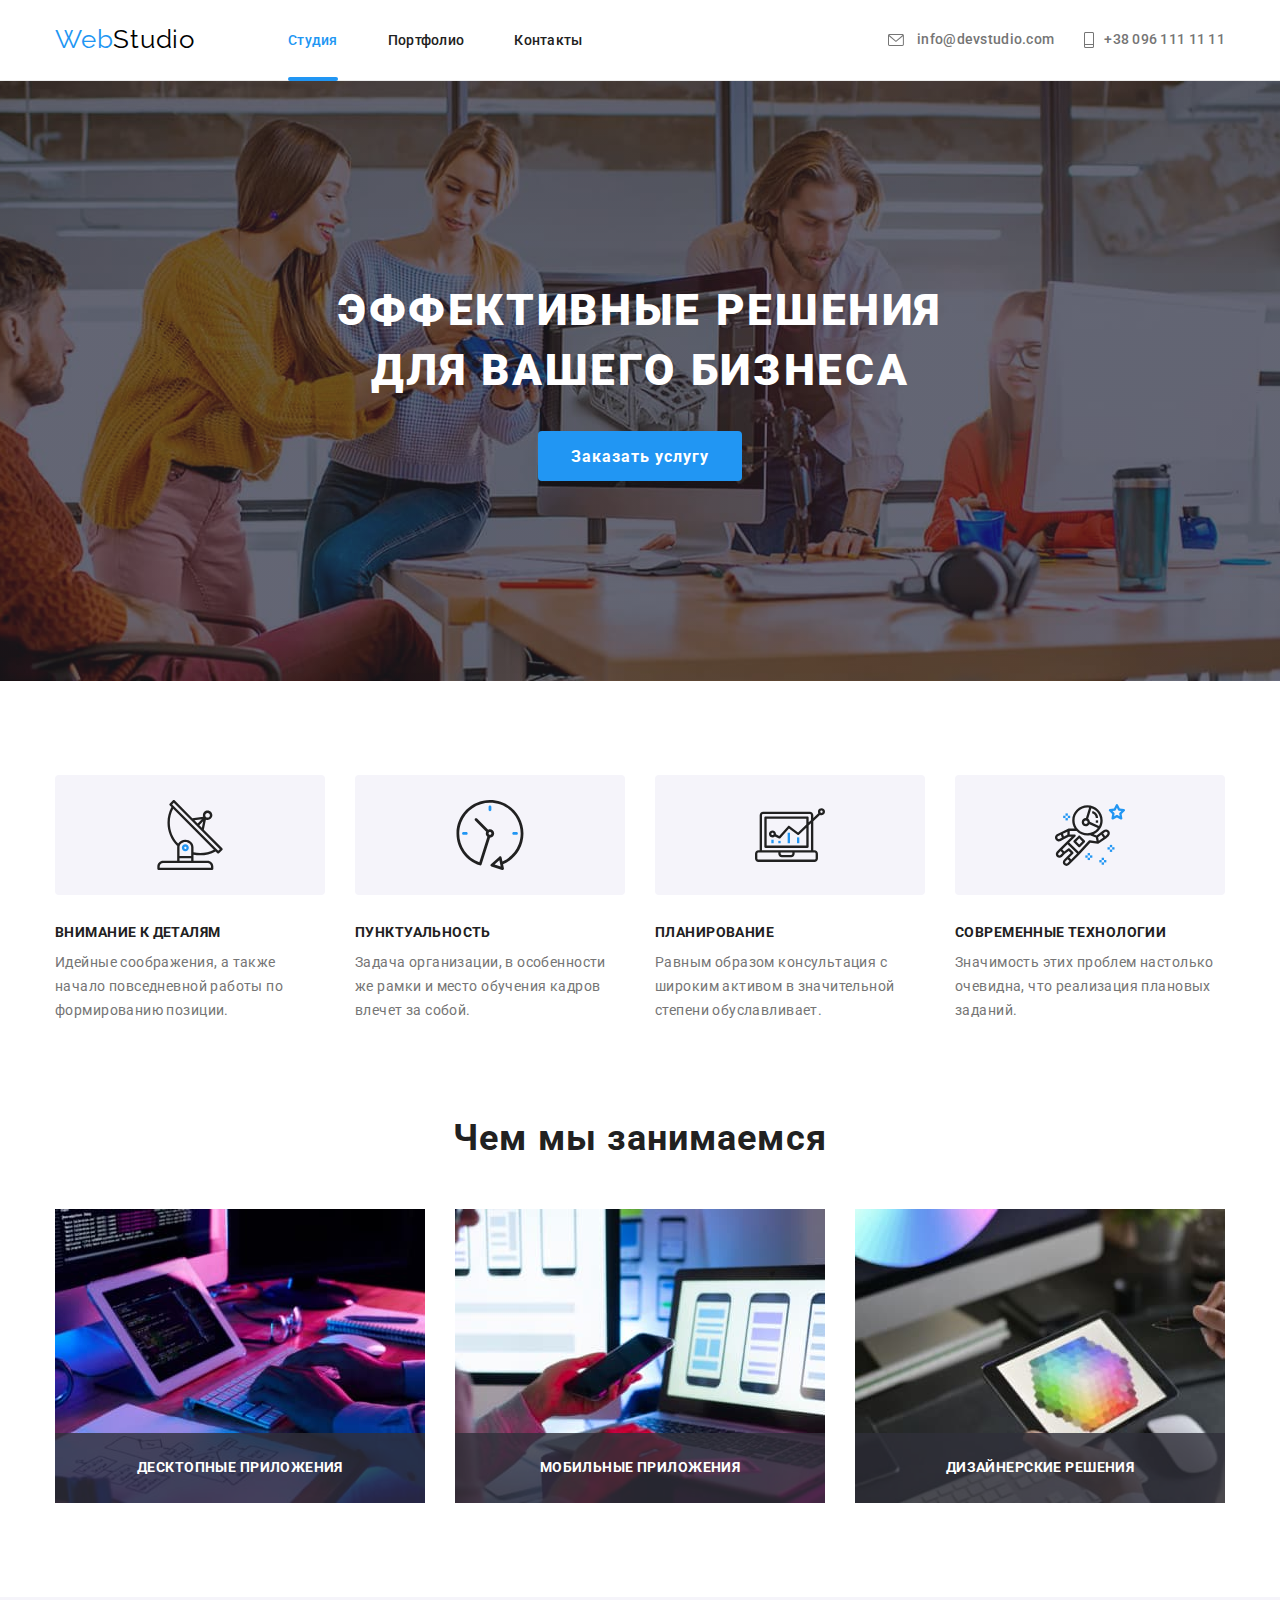
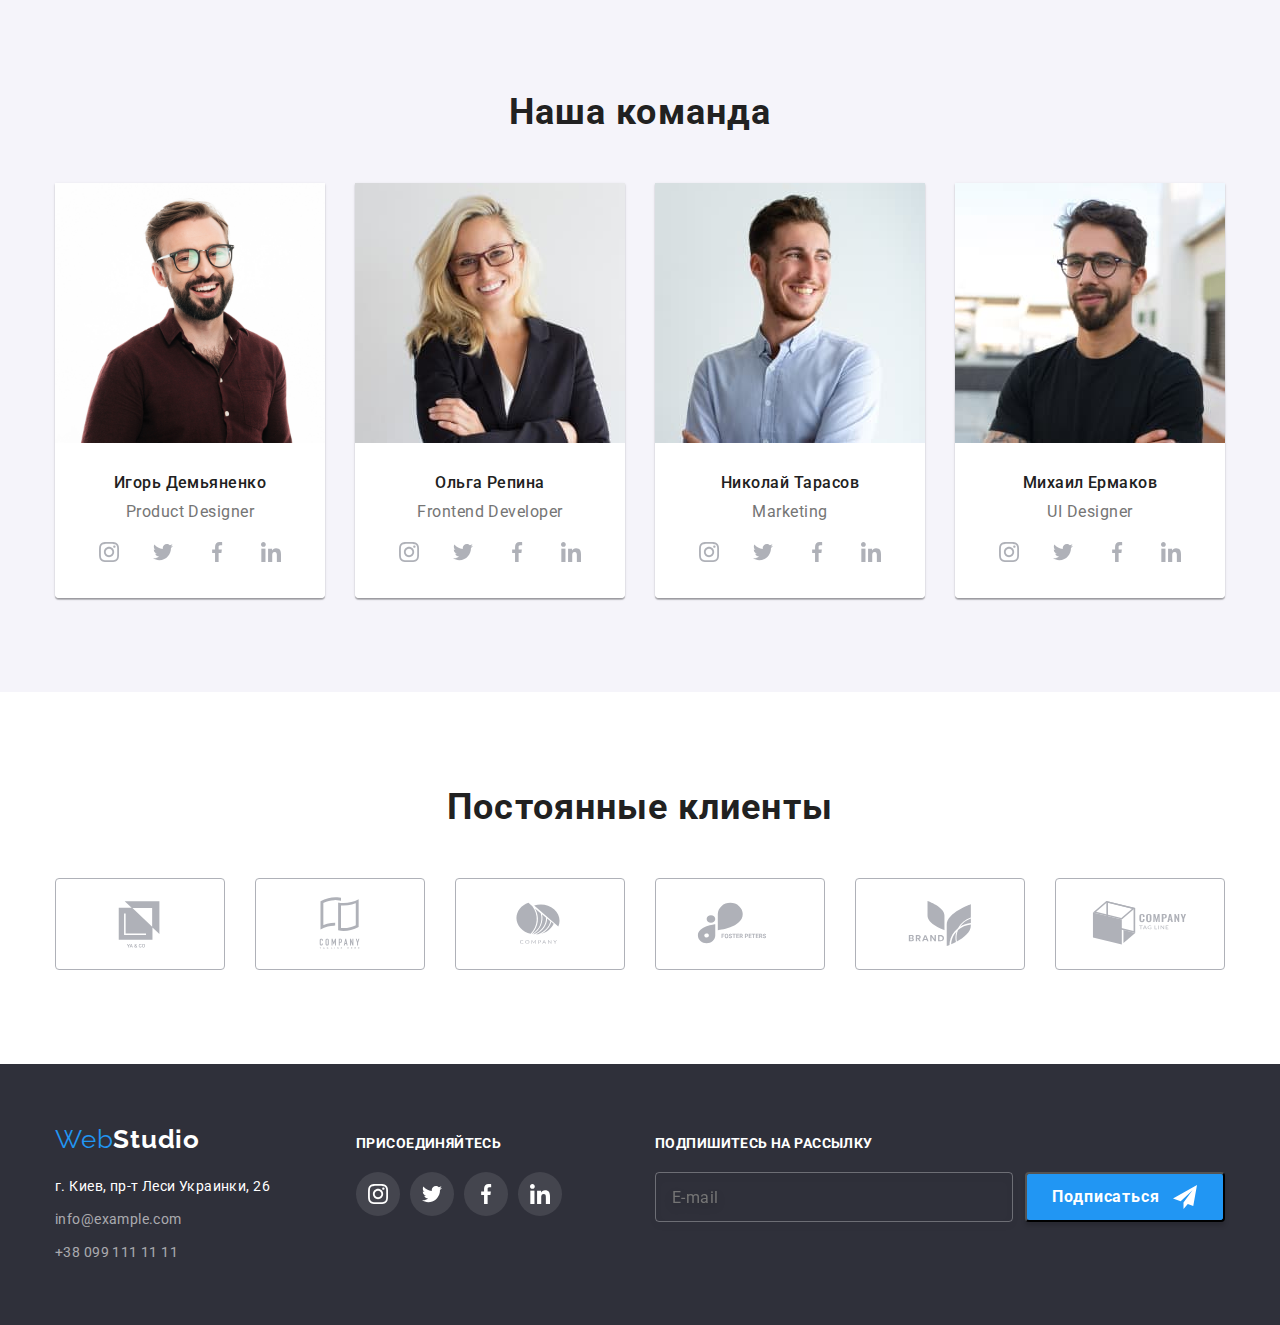
<file: index.html>
<!DOCTYPE html>
<html lang="ru">

<head>
    <meta charset="UTF-8">
    <meta http-equiv="X-UA-Compatible" content="IE=edge">
    <meta name="viewport" content="width=device-width, initial-scale=1.0">
    <title>Studio</title>   
    <link rel="preconnect" href="https://fonts.googleapis.com">
    <link rel="preconnect" href="https://fonts.gstatic.com" crossorigin>
    <link
        href="https://fonts.googleapis.com/css2?family=Raleway:wght@700&family=Roboto:wght@400;500;700;900&display=swap"
        rel="stylesheet">
        <link rel="stylesheet" href="https://cdnjs.cloudflare.com/ajax/libs/modern-normalize/1.1.0/modern-normalize.min.css">
        <link rel="stylesheet" href="./css/main.min.css">
</head>

<body>
<!-----------------Шапка с элементами навигации-------------->
    <header class="header">
        <nav class="container">
            <a href="./index.html" class="header__logo-web link">Web<span
                class="header__logo-studio">Studio</span></a>                
                   <button type="button" class="mob-menu-open"><svg class="mob-open-icon" width="40" height="40">
                        <use href="./images/icons/symbol-defs.svg#icon-menu_40px">
                        </use>
                </svg></button> 
                
                <ul class="nav-menu list">
                <li class="nav-menu__item">
                    <a href="./index.html" class="nav-menu__link link current">Студия</a>
                </li>
                <li class="nav-menu__item">
                    <a href="./portfolio.html" class="nav-menu__link link">Портфолио</a>
                </li>
                <li class="nav-menu__item">
                    <a href="" class="nav-menu__link link">Контакты</a>
                </li>
            </ul>
    
            <div class="header-contacts">
                
                <a href="mailto:info@devstudio.com" class="header-contacts__mail link">
                    <svg class="header-contacts__mail-icon">
                        <use href="./images/icons/symbol-defs.svg#icon-envelope">
                        </use>
                    </svg>
                    info@devstudio.com
                </a>
    
                <a href="tel:+380961111111" class="header-contacts__phone link">
                    <svg class="header-contacts__phone-icon">
                        <use href="./images/icons/symbol-defs.svg#icon-phone-header">
                        </use>
                    </svg>+38 096 111 11 11
                </a>
            </div>
        </nav>
        
        <div class="mob-menu is-hidden">
            <div class="mob-container">
                <div class="mob-menu-top">
            <button type="button" class="mob-menu-close"><svg class="mob-close-icon" width="40" height="40">
                        <use href="./images/icons/symbol-defs.svg#icon-close_40px">
                        </use>
                </svg></button>
            <ul class="mob-nav-menu list">
                <li class="mob-nav-menu__item">
                    <a href="./index.html" class="mob-nav-menu__link link current">Студия</a>
                </li>
                <li class="mob-nav-menu__item">
                    <a href="./portfolio.html" class="mob-nav-menu__link link">Портфолио</a>
                </li>
                <li class="mob-nav-menu__item">
                    <a href="" class="mob-nav-menu__link link">Контакты</a>
                </li>
            </ul>
            </div>
            <div class="mob-menu-bottom">
            <div class="mob-header-contacts">            
                <a href="tel:+380961111111" class="mob-header-contacts__phone link">
                    +38 096 111 11 11</a>
                <a href="mailto:info@devstudio.com" class="mob-header-contacts__mail link">
                    info@devstudio.com</a>
            </div>
            <ul class="mob-soc-menu-list list">
                <li class="mob-soc-item__item">
                    <a href="" class="mob-soc-menu__link link">Instagram</a></li>
                <li class="mob-soc-item__item">
                    <a href="" class="mob-soc-menu__link link">Twitter</a></li>
                <li class="mob-soc-item__item">
                    <a href="" class="mob-soc-menu__link link">Facebook</a></li>
                <li class="mob-soc-item__item">
                    <a href="" class="mob-soc-menu__link link">LinkedIn</a></li>
                </ul> 
            </div>   
        </div>
        </div>
    </header>
    <main>
<!-----------------Герой---------------------------------------------------------------->
            <section class="hero">
            <h1 class="hero__title">Эффективные решения <br>для вашего бизнеса</h1>
            
            <button class="hero__button" type="button" data-modal-open>Заказать услугу</button>
            
        </section>

<!---------------Секция "особенности"--------------------------------------------------->
        <section class="features">
            <div class="container">
                <h2 class="features__title"></h2>
                <ul class="features-menu list">
                    <li class="features-menu__item">
                        <div class="each-feature">
                            <div class="feature">
                                <svg class="feature__icon" width="70" height="70">
                                    <use href="./images/icons/symbol-defs.svg#icon-antenna-1">
                                    </use>
                                </svg>
                            </div>
                            <h3 class="each-feature__title">Внимание к деталям</h3>
                            <p class="each-feature__item">Идейные соображения, а также начало повседневной работы по формированию
                            позиции.</p>
                        </div>
                    </li>
                    <li class="features-menu__item">
                        <div class="each-feature">
                            <div class="feature">                            
                                <svg class="feature__icon" width="70" height="70">
                                    <use href="./images/icons/symbol-defs.svg#icon-clock-1">
                                    </use>
                                </svg>
                            </div>
                            <h3 class="each-feature__title">Пунктуальность</h3>
                            <p class="each-feature__item">Задача организации, в особенности же рамки и место обучения кадров влечет
                            за собой.</p>
                        </div>
                    </li>
                    <li class="features-menu__item">
                        <div class="each-feature">
                            <div class="feature">
                                <svg class="feature__icon" width="70" height="70">
                                    <use href="./images/icons/symbol-defs.svg#icon-diagram-1">
                                    </use>
                                </svg>
                            </div>
                            <h3 class="each-feature__title">Планирование</h3>
                            <p class="each-feature__item">Равным образом консультация с широким активом в значительной степени
                            обуславливает.</p>
                        </div>
                    </li>
                    <li class="features-menu__item">
                        <div class="each-feature">
                            <div class="feature">
                                <svg class="feature__icon" width="70" height="70">
                                    <use href="./images/icons/symbol-defs.svg#icon-astronaut-1">
                                    </use>
                                </svg>
                            </div>
                            <h3 class="each-feature__title">Современные технологии</h3>
                            <p class="each-feature__item">Значимость этих проблем настолько очевидна, что реализация плановых
                            заданий.</p>
                        </div>
                    </li>
                </ul>
            </div>
        </section>
<!----------------Чем мы занимаемся--------------------->
        <section class="what-are-we-doing">        
            <div class="container">
                <h2 class="what-are-we-doing-title">Чем мы занимаемся</h2>
                <ul class="what-are-we-doing-list list">
                    <li class="item">
                        <div class="what-are-we-doing-wrap"
                            <picture>
                        <source srcset="
                    ./images/what-are-we-doing/box-1.jpg            1x,
                    ./images/what-are-we-doing/box-1-desktop-2x.jpg 2x"
                    media="(min-width: 1200px)"
                    />                    
                    <img class="what-are-we-doing-image" 
                    src="./images/what-are-we-doing/box-1.jpg" 
                    alt="руки на клавиатуре"/>
                    </picture>
                        
                        <p class="what-are-we-doing-sign">Десктопные приложения</p>
                        </div>
                    </li>
                    <li class="item">
                        <div class="what-are-we-doing-wrap">
                            <picture>
                        <source srcset="
                    ./images/what-are-we-doing/box-2.jpg            1x,
                    ./images/what-are-we-doing/box-2-desktop-2x.jpg 2x"
                    media="(min-width: 1200px)"
                    />                    
                    <img class="what-are-we-doing-image" 
                    src="./images/what-are-we-doing/box-2.jpg" 
                    alt="ноутбук и смартфон"/>
                    </picture>
                        
                        <p class="what-are-we-doing-sign">Мобильные приложения</p>
                        </div>
                    </li>
                    <li class="item">
                        <div class="what-are-we-doing-wrap">
                            <picture>
                        <source srcset="
                    ./images/what-are-we-doing/box-3.jpg            1x,
                    ./images/what-are-we-doing/box-3-desktop-2x.jpg 2x"
                    media="(min-width: 1200px)"
                    />                    
                    <img class="what-are-we-doing-image" 
                    src="./images/what-are-we-doing/box-3.jpg" 
                    alt="цветовая палитра на планшете"/>
                    </picture>
                        
                        <p class="what-are-we-doing-sign">Дизайнерские решения</p>
                        </div>
                    </li>
                </ul>
            </div>
        </section>
            
<!------------------Наша команда---------------------->
        
        <section class="our-team">
            <div class="container">
                <h2 class="our-team-title">Наша команда</h2>
                <ul class="our-team-list list">
                <li class="item">
                    <picture>
                        <source srcset="
                    ./images/our-team/ihor.jpg 1x,
                    ./images/our-team/ihor-desktop-2x.jpg 2x"
                    media="(min-width: 1200px)"
                    />
                    <source srcset="
                    ./images/our-team/ihor-tab-1x.jpg 1x,
                    ./images/our-team/ihor-tab-2x.jpg 2x"
                    media="(min-width: 768px)"
                    />
                    <source srcset="
                    ./images/our-team/ihor-mob-1x.jpg 1x,
                    ./images/our-team/ihor-mob-2x.jpg 2x"
                    media="(min-width: 320px)"
                    />
                    <img 
                    class="team-image" 
                    src="./images/our-team/ihor-mob-1x.jpg" 
                    alt="Мужчина в очках и рубашке"/>
                    </picture>                       
                    
                    <div class="our-team-sign">
                        <h3 class="our-team-name">Игорь Демьяненко</h3>
                        <p class="our-team-spec">Product Designer</p>
                        <ul class="team-spec-soc-list list">
                            <li class="team-spec-soc-item">
                                <a href="" class="team-spec-soc-link link">
                                    <svg class="team-spec-soc-icon" width="20" height="20">
                                        <use href="./images/icons/symbol-defs.svg#icon-instagram-2">
                                        </use>
                                    </svg>
                                </a>
                            </li>
                            <li class="team-spec-soc-item">
                                <a href="" class="team-spec-soc-link link">
                                    <svg class="team-spec-soc-icon" width="20" height="20">
                                        <use href="./images/icons/symbol-defs.svg#icon-twitter-1">                                    
                                        </use>
                                    </svg>
                                </a>
                            </li>
                            <li class="team-spec-soc-item">
                                <a href="" class="team-spec-soc-link link">
                                    <svg class="team-spec-soc-icon" width="20" height="20">
                                        <use href="./images/icons/symbol-defs.svg#icon-facebook-1">
                                        </use>
                                    </svg>
                                </a>
                            </li>
                            <li class="team-spec-soc-item">
                                <a href="" class="team-spec-soc-link link">
                                    <svg class="team-spec-soc-icon" width="20" height="20">
                                        <use href="./images/icons/symbol-defs.svg#icon-linkedin-1">
                                        </use>
                                    </svg>
                                </a>
                            </li>
                        </ul>
                    </div>
                </li>
                <li class="item">
                    <picture>
                        <source srcset="
                    ./images/our-team/olha.jpg 1x,
                    ./images/our-team/olha-desktop-2x.jpg 2x"
                    media="(min-width: 1200px)"
                    />
                    <source srcset="
                    ./images/our-team/olha-tab-1x.jpg 1x,
                    ./images/our-team/olha-tab-2x.jpg 2x"
                    media="(min-width: 768px)"
                    />
                    <source srcset="
                    ./images/our-team/olha-mob-1x.jpg 1x,
                    ./images/our-team/olha-mob-2x.jpg 2x"
                    media="(min-width: 320px)"
                    />
                    <img class="team-image" 
                    src="./images/our-team/olha-mob-1x.jpg" 
                    alt="Белокурая девушка в очках и костюме"/>
                    </picture>
                    
                    <div class="our-team-sign">
                        <h3 class="our-team-name">Ольга Репина</h3>
                        <p class="our-team-spec">Frontend Developer</p>
                        <ul class="team-spec-soc-list list">
                            <li class="team-spec-soc-item">
                                <a href="" class="team-spec-soc-link link">
                                    <svg class="team-spec-soc-icon" width="20" height="20">
                                        <use href="./images/icons/symbol-defs.svg#icon-instagram-2">
                                        </use>
                                    </svg>
                                </a>
                            </li>
                            <li class="team-spec-soc-item">
                                <a href="" class="team-spec-soc-link link">
                                    <svg class="team-spec-soc-icon" width="20" height="20">
                                        <use href="./images/icons/symbol-defs.svg#icon-twitter-1">
                                        </use>
                                    </svg>
                                </a>
                            </li>
                            <li class="team-spec-soc-item">
                                <a href="" class="team-spec-soc-link link">
                                    <svg class="team-spec-soc-icon" width="20" height="20">
                                        <use href="./images/icons/symbol-defs.svg#icon-facebook-1">
                                        </use>
                                    </svg>
                                </a>
                            </li>
                            <li class="team-spec-soc-item">
                                <a href="" class="team-spec-soc-link link">
                                    <svg class="team-spec-soc-icon" width="20" height="20">
                                        <use href="./images/icons/symbol-defs.svg#icon-linkedin-1">
                                        </use>
                                    </svg>
                                </a>
                            </li>
                        </ul>
                    </div>
                </li>
                <li class="item">
                    <picture>
                        <source srcset="
                    ./images/our-team/nik.jpg 1x,
                    ./images/our-team/nik-desktop-2x.jpg 2x"
                    media="(min-width: 1200px)"
                    />
                    <source srcset="
                    ./images/our-team/nik-tab-1x.jpg 1x,
                    ./images/our-team/nik-tab-2x.jpg 2x"
                    media="(min-width: 768px)"
                    />
                    <source srcset="
                    ./images/our-team/nik-mob-1x.jpg 1x,
                    ./images/our-team/nik-mob-2x.jpg 2x"
                    media="(min-width: 320px)"
                    />
                    <img class="team-image"
                    src="./images/our-team/nik-mob-1x.jpg" 
                    alt="Мужчина в рубашке"/>
                    </picture>
                    
                    <div class="our-team-sign">
                        <h3 class="our-team-name">Николай Тарасов</h3>
                        <p class="our-team-spec">Marketing</p>
                        <ul class="team-spec-soc-list list">
                            <li class="team-spec-soc-item">
                                <a href="" class="team-spec-soc-link link">
                                    <svg class="team-spec-soc-icon" width="20" height="20">
                                        <use href="./images/icons/symbol-defs.svg#icon-instagram-2">
                                        </use>
                                    </svg>
                                </a>
                            </li>
                            <li class="team-spec-soc-item">
                                <a href="" class="team-spec-soc-link link">
                                    <svg class="team-spec-soc-icon" width="20" height="20">
                                        <use href="./images/icons/symbol-defs.svg#icon-twitter-1">
                                        </use>
                                    </svg>
                                </a>
                            </li>
                            <li class="team-spec-soc-item">
                                <a href="" class="team-spec-soc-link link">
                                    <svg class="team-spec-soc-icon" width="20" height="20">
                                        <use href="./images/icons/symbol-defs.svg#icon-facebook-1">
                                        </use>
                                    </svg>
                                </a>
                            </li>
                            <li class="team-spec-soc-item">
                                <a href="" class="team-spec-soc-link link">
                                    <svg class="team-spec-soc-icon" width="20" height="20">
                                        <use href="./images/icons/symbol-defs.svg#icon-linkedin-1">
                                        </use>
                                    </svg>
                                </a>
                            </li>
                        </ul>
                    </div>
                </li>
                <li class="item">
                    <picture>
                        <source srcset="
                    ./images/our-team/michael.jpg            1x,
                    ./images/our-team/michael-desktop-2x.jpg 2x"
                    media="(min-width: 1200px)"
                    />
                    <source srcset="
                    ./images/our-team/michael-tab-1x.jpg 1x,
                    ./images/our-team/michael-tab-2x.jpg 2x"
                    media="(min-width: 768px)"
                    />
                    <source srcset="
                    ./images/our-team/michael-mob-1x.jpg 1x,
                    ./images/our-team/michael-mob-2x.jpg 2x"
                    media="(min-width: 320px)"
                    />
                    <img class="team-image" 
                    src="./images/our-team/michael-mob-1x.jpg" 
                    alt="Мужчина в очках и футболке"/>
                    </picture>
                    
                    <div class="our-team-sign">
                        <h3 class="our-team-name">Михаил Ермаков</h3>
                        <p class="our-team-spec">UI Designer</p>
                        <ul class="team-spec-soc-list list">
                            <li class="team-spec-soc-item">
                                <a href="" class="team-spec-soc-link link">
                                    <svg class="team-spec-soc-icon" width="20" height="20">
                                        <use href="./images/icons/symbol-defs.svg#icon-instagram-2">
                                        </use>
                                    </svg>
                                </a>
                            </li>
                            <li class="team-spec-soc-item">
                                <a href="" class="team-spec-soc-link link">
                                    <svg class="team-spec-soc-icon" width="20" height="20">
                                        <use href="./images/icons/symbol-defs.svg#icon-twitter-1">
                                        </use>
                                    </svg>
                                </a>
                            </li>
                            <li class="team-spec-soc-item">
                                <a href="" class="team-spec-soc-link link">
                                    <svg class="team-spec-soc-icon" width="20" height="20">
                                        <use href="./images/icons/symbol-defs.svg#icon-facebook-1">
                                        </use>
                                    </svg>
                                </a>
                            </li>
                            <li class="team-spec-soc-item">
                                <a href="" class="team-spec-soc-link link">
                                    <svg class="team-spec-soc-icon" width="20" height="20">
                                        <use href="./images/icons/symbol-defs.svg#icon-linkedin-1">
                                        </use>
                                    </svg>
                                </a>
                            </li>
                        </ul>
                    </div>
                </li>
                </ul>
            </div>
        </section>

<!-- --------ПОСТОЯННЫЕ КЛИЕНТЫ------------ -->

        <section class="regular-clients">
            <div class="container">
                <h2 class="regular-clients-title">Постоянные клиенты</h2>
                    <ul class="regular-clients-list list">
                        <li class="regular-clients-item">
                            <a href="" class="regular-clients-link">
                                <svg class="regular-clients-icon" width="106" height="60">
                                    <use href="./images/icons/symbol-defs.svg#icon-const-client-1">
                                    </use>
                                </svg>                             
                            </a>
                        </li>
                        <li class="regular-clients-item">
                            <a href="" class="regular-clients-link">
                                <svg class="regular-clients-icon" width="106" height="60">
                                    <use href="./images/icons/symbol-defs.svg#icon-const-client-2">
                                    </use>
                                </svg>
                            </a>
                        </li>
                        <li class="regular-clients-item">
                            <a href="" class="regular-clients-link">
                                <svg class="regular-clients-icon" width="106" height="60">
                                    <use href="./images/icons/symbol-defs.svg#icon-const-client-3">
                                    </use>
                                </svg>
                            </a>
                        </li>
                        <li class="regular-clients-item">
                            <a href="" class="regular-clients-link">
                                <svg class="regular-clients-icon" width="106" height="60">
                                    <use href="./images/icons/symbol-defs.svg#icon-const-client-4">
                                    </use>
                                </svg>
                            </a>
                        </li>
                        <li class="regular-clients-item">
                            <a href="" class="regular-clients-link">
                                <svg class="regular-clients-icon" width="106" height="60">
                                    <use href="./images/icons/symbol-defs.svg#icon-const-client-5">
                                    </use>
                                </svg>
                            </a>
                        </li>
                        <li class="regular-clients-item">
                            <a href="" class="regular-clients-link">
                                <svg class="regular-clients-icon" width="106" height="60">
                                    <use href="./images/icons/symbol-defs.svg#icon-const-client-6">
                                    </use>
                                </svg>
                            </a>
                        </li>
                    </ul>
        </section> 
            
    </main>

    <!-- <----------------Подвал----------------------------> 
    
    <footer> 
        
        <div class="footer">
            <div class="container">
                <ul class="footer-list list">
    <!----------------------------- Первая колонка  --------------------------------->
                    <li class="first-footer-list">
    <!---------------------------- ЛОГО ФУТЕР  --------------------------------------->
                        <a href="./index.html" class="logo-web-footer link">Web<span class="logo-studio-foot">Studio</span></a>
    <!------------------------ Адреса и контакты -------------------------------------->
                        <address class="adress">г. Киев, пр-т Леси Украинки, 26</address>
                            <div class="footer-contacts">
                                <a class="mail link" href="mailto:info@example.com">info@example.com</a>
                                <a class="phone link" href="tel:+380991111111">+38 099 111 11 11</a>
                            </div>
                    </li>
    <!----------------------------- Вторая колонка  --------------------------------->
                    <li class="second-footer-list">
                        <h3 class="second-footer-list-title">присоединяйтесь</h3>
                        <ul class="our-soc-links-list list">
                            <li class="our-soc-item">
                                <a href="" class="our-soc-link link">
                                    <svg class="our-soc-icon" width="20" height="20">
                                        <use href="./images/icons/symbol-defs.svg#icon-instagram-2">
                                        </use>
                                    </svg>
                                </a>
                            </li>
                            <li class="our-soc-item">
                            <a href="" class="our-soc-link link">
                                <svg class="our-soc-icon" width="20" height="20">
                                    <use href="./images/icons/symbol-defs.svg#icon-twitter-1">
                                    </use>
                                </svg>
                            </a>
                            </li>
                            <li class="our-soc-item">
                            <a href="" class="our-soc-link link">
                                <svg class="our-soc-icon" width="20" height="20">
                                    <use href="./images/icons/symbol-defs.svg#icon-facebook-1">
                                    </use>
                                </svg>
                            </a>
                            </li>
                            <li class="our-soc-item">
                            <a href="" class="our-soc-link link">
                                <svg class="our-soc-icon" width="20" height="20">
                                    <use href="./images/icons/symbol-defs.svg#icon-linkedin-1">
                                    </use>
                                </svg>
                            </a>
                            </li>
                        </ul>                        
                    </li>
        <!----------------------------- Третья колонка  --------------------------------->
                    <ul class="third-footer-list list">
                    <li class="email-footer">
                    <form class="form-email-footer">
                        <label class="form-email-footer-field">
                            <span class="form-emeil-label">Подпишитесь на рассылку</span>
                            <input type="e-mail" class="form-emeil-input" name="mail" placeholder="E-mail" />
                        </label>
                    </form>
                    </li>
                    <li class="submit-footer">
                        <form class="form-submit-footer">
                            <label class="form-submit-footer-lable">
                                <div class="submit-btn">
                                    <button type="submit" class="form-submit-btn">Подписаться</button>
                                <svg class="form-submit-footer-icon" width="24" height="24">
                                    <use href="./images/icons/symbol-defs.svg#icon-icon-send">
                                    </use>
                                </svg>
                                </div>                                
                            </label>
                        </form>
                    </li>                  
                     </ul> 
                </ul>
            </div>
        </div>
    </footer> 
    <!-- <---------------- Модальное окно спрятано -------------------------------> 

        <div class="modal-bcg is-hidden" data-modal>
            <div class="modal">
                <button type="button" class="modal-close" data-modal-close><svg class="close-icon" width="20" height="20">
                        <use href="./images/icons/symbol-defs.svg#icon-close-black-18dp-2-1">
                        </use>
                </svg></button> 
    <!-------------------Модальное окно содержание------------------------------>

                <h2 class="modal-title">Оставьте свои данные, мы вам перезвоним</h2>
                <form class="modal-form-inputs">
                    <label class="modal-form-field">
                        <span class="modal-form-label">Имя</span>
                        <div class="input-wrap">
                            <input type="text" class="modal-form-input" name="name" placeholder=" " />
                            <svg class="modal-icon" width="18" height="18">
                                <use href="./images/icons/symbol-defs.svg#icon-person-black">
                                </use>
                            </svg>                            
                        </div>                        
                        
                    </label>

                    <label class="modal-form-field">
                        <span class="modal-form-label">Телефон</span>
                            <div class="input-wrap">
                                <input type="tel" class="modal-form-input" name="tel" placeholder=" " />
                                <svg class="modal-icon" width="18" height="18">
                                    <use href="./images/icons/symbol-defs.svg#icon-phone-black">
                                    </use>
                                </svg>                                
                            </div>                        
                    </label>

                    <label class="modal-form-field">
                        <span class="modal-form-label">Почта</span>
                        <div class="input-wrap">
                            <input type="email" class="modal-form-input" name="mail" placeholder=" " />
                            <svg class="modal-icon" width="18" height="18">
                                <use href="./images/icons/symbol-defs.svg#icon-email-black">
                                </use>
                            </svg>                            
                        </div>                        
                    </label>                
                    <label class="modal-form-field">
                        <span class="modal-form-coment">Комментарий</span>
                        <textarea class="modal-text-area" placeholder="Введите текст" name="coment"></textarea>
                    </label>
                
                <div class="modal-form-check">
                    <label class="modal-form-field">
                        <input type="checkbox" class="modal-form-check-input" name="agreement-conditions" placeholder=" "/>                        
                        <span class="modal-form-agree">Соглашаюсь с рассылкой и принимаю&#160;<a class="treaty-link" href="">Условия
                                договора</a></span>
                    </label>
                </div>  
                    
                
                <div class="button-submit">
                    <label class="modal-form-field">
                        <button type="submit" class="modal-form-submit-btn">Отправить</button>
                        </label>
                </div>
                    
                </form>
                
                          
            </div> 
        </div>
    
    <script src="./js/modal.js"></script>
    <script src="./js/menu.js"></script>
</body>
</html>
</file>
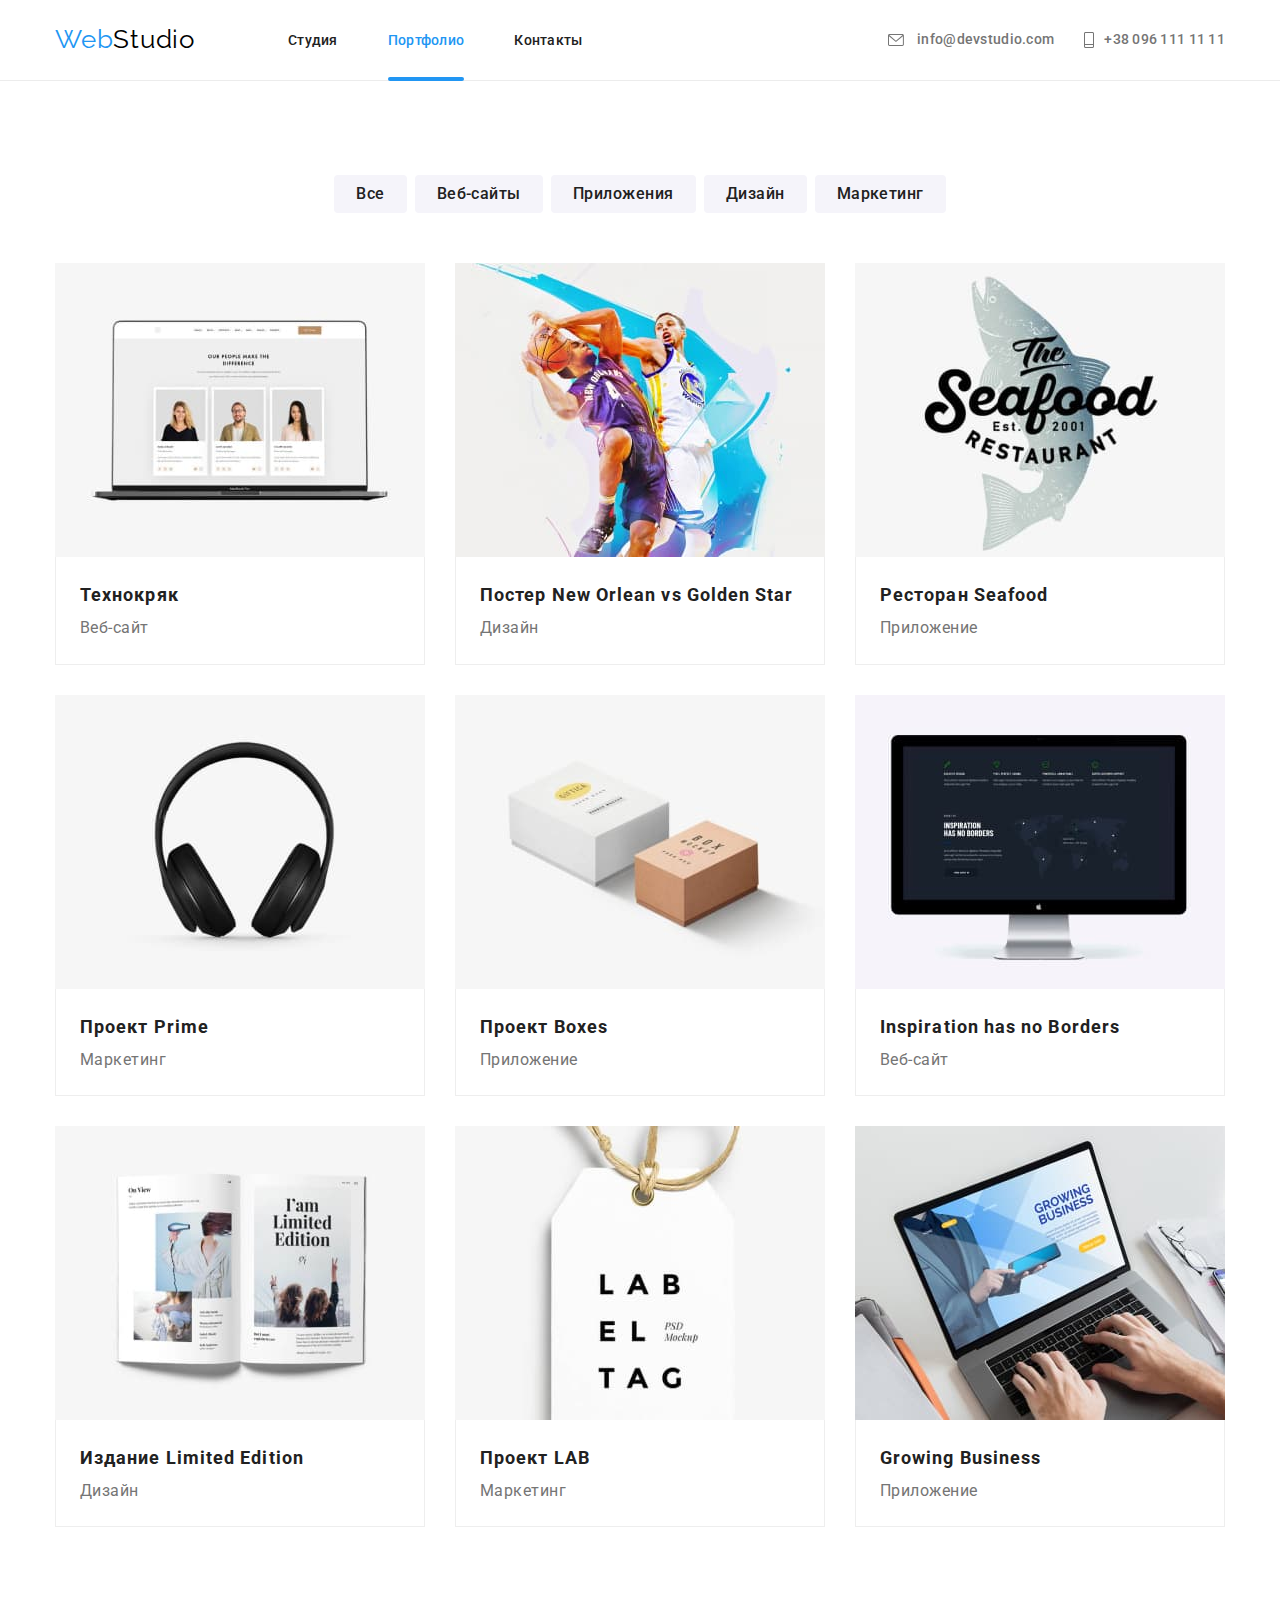
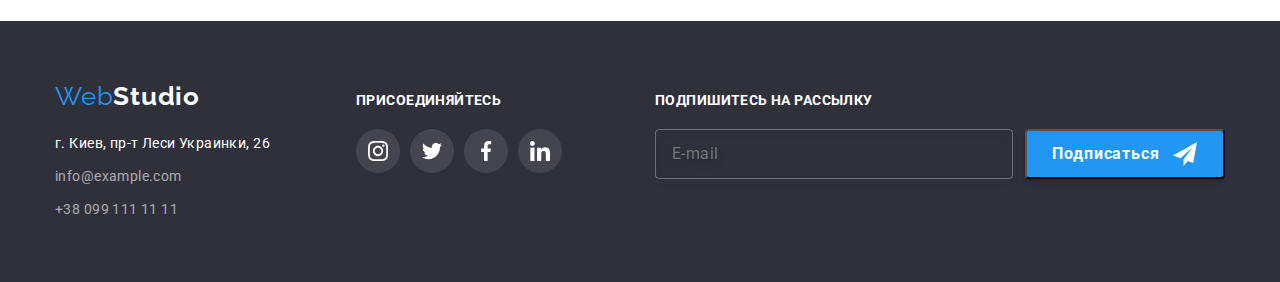
<file: portfolio.html>
<!DOCTYPE html>
<html lang="ru">
  <head>
    <meta charset="UTF-8" />
    <meta http-equiv="X-UA-Compatible" content="IE=edge" />
    <meta name="viewport" content="width=device-width, initial-scale=1.0" />
    <title>Document</title>
    <link rel="preconnect" href="https://fonts.googleapis.com" />
    <link rel="preconnect" href="https://fonts.gstatic.com" crossorigin />
    <link
      href="https://fonts.googleapis.com/css2?family=Raleway:wght@700&family=Roboto:wght@400;500;700;900&display=swap"
      rel="stylesheet"
    />
    <link
      rel="stylesheet"
      href="https://cdnjs.cloudflare.com/ajax/libs/modern-normalize/1.1.0/modern-normalize.min.css"
    />
    <link rel="stylesheet" href="./css/main.min.css" />
  </head>

  <body>
    <!--Шапка с элементами навигации-->
    <header class="header">
      <nav class="container">
        <a href="./index.html" class="header__logo-web link"
          >Web<span class="header__logo-studio">Studio</span></a
        >
        <button type="button" class="mob-menu-open">
          <svg class="mob-open-icon" width="40" height="40">
            <use href="./images/icons/symbol-defs.svg#icon-menu_40px"></use>
          </svg>
        </button>

        <ul class="nav-menu list">
          <li class="nav-menu__item">
            <a href="./index.html" class="nav-menu__link link">Студия</a>
          </li>
          <li class="nav-menu__item">
            <a href="./portfolio.html" class="nav-menu__link link current"
              >Портфолио</a
            >
          </li>
          <li class="nav-menu__item">
            <a href="" class="nav-menu__link link">Контакты</a>
          </li>
        </ul>

        <div class="header-contacts">
          <a
            href="mailto:info@devstudio.com"
            class="header-contacts__mail link"
          >
            <svg class="header-contacts__mail-icon">
              <use href="./images/icons/symbol-defs.svg#icon-envelope"></use>
            </svg>
            info@devstudio.com
          </a>

          <a href="tel:+380961111111" class="header-contacts__phone link">
            <svg class="header-contacts__phone-icon">
              <use
                href="./images/icons/symbol-defs.svg#icon-phone-header"
              ></use></svg
            >+38 096 111 11 11
          </a>
        </div>
      </nav>

      <div class="mob-menu is-hidden">
        <div class="mob-container">
          <div class="mob-menu-top">
            <button type="button" class="mob-menu-close">
              <svg class="mob-close-icon" width="40" height="40">
                <use
                  href="./images/icons/symbol-defs.svg#icon-close_40px"
                ></use>
              </svg>
            </button>
            <ul class="mob-nav-menu list">
              <li class="mob-nav-menu__item">
                <a href="./index.html" class="mob-nav-menu__link link"
                  >Студия</a
                >
              </li>
              <li class="mob-nav-menu__item">
                <a
                  href="./portfolio.html"
                  class="mob-nav-menu__link link current"
                  >Портфолио</a
                >
              </li>
              <li class="mob-nav-menu__item">
                <a href="" class="mob-nav-menu__link link">Контакты</a>
              </li>
            </ul>
          </div>
          <div class="mob-menu-bottom">
            <div class="mob-header-contacts">
              <a
                href="tel:+380961111111"
                class="mob-header-contacts__phone link"
              >
                +38 096 111 11 11</a
              >
              <a
                href="mailto:info@devstudio.com"
                class="mob-header-contacts__mail link"
              >
                info@devstudio.com</a
              >
            </div>
            <ul class="mob-soc-menu-list list">
              <li class="mob-soc-item__item">
                <a href="" class="mob-soc-menu__link link">Instagram</a>
              </li>
              <li class="mob-soc-item__item">
                <a href="" class="mob-soc-menu__link link">Twitter</a>
              </li>
              <li class="mob-soc-item__item">
                <a href="" class="mob-soc-menu__link link">Facebook</a>
              </li>
              <li class="mob-soc-item__item">
                <a href="" class="mob-soc-menu__link link">LinkedIn</a>
              </li>
            </ul>
          </div>
        </div>
      </div>
    </header>
    <main>
      <!-- Скрытый заголовок страницы portfolio -->
      <!-- <h1 class="portfolio-title"></h1> -->
      <!--Кнопки фильтров-->
      <section class="portfolio">
        <div class="container">
          <!-- Скрытый заголовок -->
          <!-- <h1 class="portfolio-title"></h1> -->
          <ul class="filter-buttons list">
            <li class="item">
              <button class="filter-button" type="button">Все</button>
            </li>
            <li class="item">
              <button class="filter-button" type="button">Веб-сайты</button>
            </li>
            <li class="item">
              <button class="filter-button" type="button">Приложения</button>
            </li>
            <li class="item">
              <button class="filter-button" type="button">Дизайн</button>
            </li>
            <li class="item">
              <button class="filter-button" type="button">Маркетинг</button>
            </li>
          </ul>
          <!-- Скрытый заголовок  -->
          <h1 class="portfolio-title"></h1>
          <ul class="our-projects list">
            <li class="item">
              <div class="wrap-wrap">
                <div class="our-projects-wrap">
                  <a href="" class="our-projects-wrap-link">
                    <picture>
                      <source
                        srcset="
                          ./images/our-projects/project-1.jpg            1x,
                          ./images/our-projects/project-1-desktop-2x.jpg 2x
                        "
                        media="(min-width: 1200px)"
                      />
                      <source
                        srcset="
                          ./images/our-projects/project-1-tab-1x.jpg 1x,
                          ./images/our-projects/project-1-tab-2x.jpg 2x
                        "
                        media="(min-width: 768px)"
                      />
                      <source
                        srcset="
                          ./images/our-projects/project-1-mob-1x.jpg 1x,
                          ./images/our-projects/project-1-mob-2x.jpg 2x
                        "
                        media="(min-width: 320px)"
                      />
                      <img
                        class="image-of-project"
                        src="./images/our-projects/project-1-mob-1x.jpg"
                        alt="веб-сайт технокряк"
                      />
                    </picture>
                  </a>
                  <p class="our-projects-cover-text">
                    Ресурс предлагает комплексные предложения с разным уровнем
                    функционала и сервисов. Все это позволит посетителю получить
                    исчерпывающие сведения о компании или частном лице.
                  </p>
                </div>
                <div class="project-sign">
                  <p class="our-project-name">Технокряк</p>
                  <p class="our-project-id">Веб-сайт</p>
                </div>
              </div>
            </li>
            <li class="item">
              <div class="wrap-wrap">
                <div class="our-projects-wrap">
                  <a href="" class="our-projects-wrap-link">
                    <picture>
                      <source
                        srcset="
                          ./images/our-projects/project-2.jpg            1x,
                          ./images/our-projects/project-2-desktop-2x.jpg 2x
                        "
                        media="(min-width: 1200px)"
                      />
                      <source
                        srcset="
                          ./images/our-projects/project-2-tab-1x.jpg 1x,
                          ./images/our-projects/project-2-tab-2x.jpg 2x
                        "
                        media="(min-width: 768px)"
                      />
                      <source
                        srcset="
                          ./images/our-projects/project-2-mob-1x.jpg 1x,
                          ./images/our-projects/project-2-mob-2x.jpg 2x
                        "
                        media="(min-width: 320px)"
                      />
                      <img
                        class="image-of-project"
                        src="./images/our-projects/project-2-mob-1x.jpg"
                        alt="постер раздел дизайн"
                      />
                    </picture>
                  </a>
                  <p class="our-projects-cover-text">
                    Ресурс предлагает комплексные предложения с разным уровнем
                    функционала и сервисов. Все это позволит посетителю получить
                    исчерпывающие сведения о компании или частном лице.
                  </p>
                </div>
                <div class="project-sign">
                  <p class="our-project-name">
                    Постер New Orlean vs Golden Star
                  </p>
                  <p class="our-project-id">Дизайн</p>
                </div>
              </div>
            </li>
            <li class="item">
              <div class="wrap-wrap">
                <div class="our-projects-wrap">
                  <a href="">
                    <picture>
                      <source
                        srcset="
                          ./images/our-projects/project-3.jpg            1x,
                          ./images/our-projects/project-3-desktop-2x.jpg 2x
                        "
                        media="(min-width: 1200px)"
                      />
                      <source
                        srcset="
                          ./images/our-projects/project-3-tab-1x.jpg 1x,
                          ./images/our-projects/project-3-tab-2x.jpg 2x
                        "
                        media="(min-width: 768px)"
                      />
                      <source
                        srcset="
                          ./images/our-projects/project-3-mob-1x.jpg 1x,
                          ./images/our-projects/project-3-mob-2x.jpg 2x
                        "
                        media="(min-width: 320px)"
                      />
                      <img
                        class="image-of-project"
                        src="./images/our-projects/project-3-mob-1x.jpg"
                        alt="ресторан си фуд раздел приложение"
                      />
                    </picture>
                  </a>
                  <p class="our-projects-cover-text">
                    Ресурс предлагает комплексные предложения с разным уровнем
                    функционала и сервисов. Все это позволит посетителю получить
                    исчерпывающие сведения о компании или частном лице.
                  </p>
                </div>
                <div class="project-sign">
                  <p class="our-project-name">Ресторан Seafood</p>
                  <p class="our-project-id">Приложение</p>
                </div>
              </div>
            </li>
            <li class="item">
              <div class="wrap-wrap">
                <div class="our-projects-wrap">
                  <a href="">
                    <picture>
                      <source
                        srcset="
                          ./images/our-projects/project-4.jpg            1x,
                          ./images/our-projects/project-4-desktop-2x.jpg 2x
                        "
                        media="(min-width: 1200px)"
                      />
                      <source
                        srcset="
                          ./images/our-projects/project-4-tab-1x.jpg 1x,
                          ./images/our-projects/project-4-tab-2x.jpg 2x
                        "
                        media="(min-width: 768px)"
                      />
                      <source
                        srcset="
                          ./images/our-projects/project-4-mob-1x.jpg 1x,
                          ./images/our-projects/project-4-mob-2x.jpg 2x
                        "
                        media="(min-width: 320px)"
                      />
                      <img
                        class="image-of-project"
                        src="./images/our-projects/project-4-mob-1x.jpg"
                        alt="проект прайм раздел маркетинг"
                      />
                    </picture>
                  </a>
                  <p class="our-projects-cover-text">
                    Ресурс предлагает комплексные предложения с разным уровнем
                    функционала и сервисов. Все это позволит посетителю получить
                    исчерпывающие сведения о компании или частном лице.
                  </p>
                </div>
                <div class="project-sign">
                  <p class="our-project-name">Проект Prime</p>
                  <p class="our-project-id">Маркетинг</p>
                </div>
              </div>
            </li>
            <li class="item">
              <div class="wrap-wrap">
                <div class="our-projects-wrap">
                  <a href="">
                    <picture>
                      <source
                        srcset="
                          ./images/our-projects/project-5.jpg            1x,
                          ./images/our-projects/project-5-desktop-2x.jpg 2x
                        "
                        media="(min-width: 1200px)"
                      />
                      <source
                        srcset="
                          ./images/our-projects/project-5-tab-1x.jpg 1x,
                          ./images/our-projects/project-5-tab-2x.jpg 2x
                        "
                        media="(min-width: 768px)"
                      />
                      <source
                        srcset="
                          ./images/our-projects/project-5-mob-1x.jpg 1x,
                          ./images/our-projects/project-5-mob-2x.jpg 2x
                        "
                        media="(min-width: 320px)"
                      />
                      <img
                        class="image-of-project"
                        src="./images/our-projects/project-5-mob-1x.jpg"
                        alt="проект боксез раздел приложение"
                      />
                    </picture>
                  </a>
                  <p class="our-projects-cover-text">
                    Ресурс предлагает комплексные предложения с разным уровнем
                    функционала и сервисов. Все это позволит посетителю получить
                    исчерпывающие сведения о компании или частном лице.
                  </p>
                </div>
                <div class="project-sign">
                  <p class="our-project-name">Проект Boxes</p>
                  <p class="our-project-id">Приложение</p>
                </div>
              </div>
            </li>
            <li class="item">
              <div class="wrap-wrap">
                <div class="our-projects-wrap">
                  <a href="">
                    <picture>
                      <source
                        srcset="
                          ./images/our-projects/project-6.jpg            1x,
                          ./images/our-projects/project-6-desktop-2x.jpg 2x
                        "
                        media="(min-width: 1200px)"
                      />
                      <source
                        srcset="
                          ./images/our-projects/project-6-tab-1x.jpg 1x,
                          ./images/our-projects/project-6-tab-2x.jpg 2x
                        "
                        media="(min-width: 768px)"
                      />
                      <source
                        srcset="
                          ./images/our-projects/project-6-mob-1x.jpg 1x,
                          ./images/our-projects/project-6-mob-2x.jpg 2x
                        "
                        media="(min-width: 320px)"
                      />
                      <img
                        class="image-of-project"
                        src="./images/our-projects/project-6-mob-1x.jpg"
                        alt="вебсайт инпирэйшн хэз но бордерз"
                      />
                    </picture>
                  </a>
                  <p class="our-projects-cover-text">
                    Ресурс предлагает комплексные предложения с разным уровнем
                    функционала и сервисов. Все это позволит посетителю получить
                    исчерпывающие сведения о компании или частном лице.
                  </p>
                </div>
                <div class="project-sign">
                  <p class="our-project-name">Inspiration has no Borders</p>
                  <p class="our-project-id">Веб-сайт</p>
                </div>
              </div>
            </li>
            <li class="item">
              <div class="wrap-wrap">
                <div class="our-projects-wrap">
                  <a href="">
                    <picture>
                      <source
                        srcset="
                          ./images/our-projects/project-7.jpg            1x,
                          ./images/our-projects/project-7-desktop-2x.jpg 2x
                        "
                        media="(min-width: 1200px)"
                      />
                      <source
                        srcset="
                          ./images/our-projects/project-7-tab-1x.jpg 1x,
                          ./images/our-projects/project-7-tab-2x.jpg 2x
                        "
                        media="(min-width: 768px)"
                      />
                      <source
                        srcset="
                          ./images/our-projects/project-7-mob-1x.jpg 1x,
                          ./images/our-projects/project-7-mob-2x.jpg 2x
                        "
                        media="(min-width: 320px)"
                      />
                      <img
                        class="image-of-project"
                        src="./images/our-projects/project-7-mob-1x.jpg"
                        alt="издание лимитед эдишн раздел дизайн"
                      />
                    </picture>
                  </a>
                  <p class="our-projects-cover-text">
                    Ресурс предлагает комплексные предложения с разным уровнем
                    функционала и сервисов. Все это позволит посетителю получить
                    исчерпывающие сведения о компании или частном лице.
                  </p>
                </div>
                <div class="project-sign">
                  <p class="our-project-name">Издание Limited Edition</p>
                  <p class="our-project-id">Дизайн</p>
                </div>
              </div>
            </li>
            <li class="item">
              <div class="our-projects-wrap">
                <a href="">
                  <picture>
                    <source
                      srcset="
                        ./images/our-projects/project-8.jpg            1x,
                        ./images/our-projects/project-8-desktop-2x.jpg 2x
                      "
                      media="(min-width: 1200px)"
                    />
                    <source
                      srcset="
                        ./images/our-projects/project-8-tab-1x.jpg 1x,
                        ./images/our-projects/project-8-tab-2x.jpg 2x
                      "
                      media="(min-width: 768px)"
                    />
                    <source
                      srcset="
                        ./images/our-projects/project-8-mob-1x.jpg 1x,
                        ./images/our-projects/project-8-mob-2x.jpg 2x
                      "
                      media="(min-width: 320px)"
                    />
                    <img
                      class="image-of-project"
                      src="./images/our-projects/project-8-mob-1x.jpg"
                      alt="проект лаб раздел маркетинг"
                    />
                  </picture>
                </a>
                <p class="our-projects-cover-text">
                  Ресурс предлагает комплексные предложения с разным уровнем
                  функционала и сервисов. Все это позволит посетителю получить
                  исчерпывающие сведения о компании или частном лице.
                </p>
              </div>
              <div class="project-sign">
                <p class="our-project-name">Проект LAB</p>
                <p class="our-project-id">Маркетинг</p>
              </div>
            </li>
            <li class="item">
              <div class="wrap-wrap">
                <div class="our-projects-wrap">
                  <a href="">
                    <picture>
                      <source
                        srcset="
                          ./images/our-projects/project-9.jpg            1x,
                          ./images/our-projects/project-9-desktop-2x.jpg 2x
                        "
                        media="(min-width: 1200px)"
                      />
                      <source
                        srcset="
                          ./images/our-projects/project-9-tab-1x.jpg 1x,
                          ./images/our-projects/project-9-tab-2x.jpg 2x
                        "
                        media="(min-width: 768px)"
                      />
                      <source
                        srcset="
                          ./images/our-projects/project-9-mob-1x.jpg 1x,
                          ./images/our-projects/project-9-mob-2x.jpg 2x
                        "
                        media="(min-width: 320px)"
                      />
                      <img
                        class="image-of-project"
                        src="./images/our-projects/project-9-mob-1x.jpg"
                        alt="гроуинг бизнес раздел приложение"
                      />
                    </picture>
                  </a>
                  <p class="our-projects-cover-text">
                    Ресурс предлагает комплексные предложения с разным уровнем
                    функционала и сервисов. Все это позволит посетителю получить
                    исчерпывающие сведения о компании или частном лице.
                  </p>
                </div>
                <div class="project-sign">
                  <p class="our-project-name">Growing Business</p>
                  <p class="our-project-id">Приложение</p>
                </div>
              </div>
            </li>
          </ul>
        </div>
      </section>
    </main>
    <footer>
      <div class="footer">
        <div class="container">
          <ul class="footer-list list">
            <!----------------------------- Первая колонка  --------------------------------->
            <li class="first-footer-list">
              <!---------------------------- ЛОГО ФУТЕР  --------------------------------------->
              <a href="./index.html" class="logo-web-footer link"
                >Web<span class="logo-studio-foot">Studio</span></a
              >
              <!------------------------ Адреса и контакты -------------------------------------->
              <address class="adress">г. Киев, пр-т Леси Украинки, 26</address>
              <div class="footer-contacts">
                <a class="mail link" href="mailto:info@example.com"
                  >info@example.com</a
                >
                <a class="phone link" href="tel:+380991111111"
                  >+38 099 111 11 11</a
                >
              </div>
            </li>
            <!----------------------------- Вторая колонка  --------------------------------->
            <li class="second-footer-list">
              <h3 class="second-footer-list-title">присоединяйтесь</h3>
              <ul class="our-soc-links-list list">
                <li class="our-soc-item">
                  <a href="" class="our-soc-link link">
                    <svg class="our-soc-icon" width="20" height="20">
                      <use
                        href="./images/icons/symbol-defs.svg#icon-instagram-2"
                      ></use>
                    </svg>
                  </a>
                </li>
                <li class="our-soc-item">
                  <a href="" class="our-soc-link link">
                    <svg class="our-soc-icon" width="20" height="20">
                      <use
                        href="./images/icons/symbol-defs.svg#icon-twitter-1"
                      ></use>
                    </svg>
                  </a>
                </li>
                <li class="our-soc-item">
                  <a href="" class="our-soc-link link">
                    <svg class="our-soc-icon" width="20" height="20">
                      <use
                        href="./images/icons/symbol-defs.svg#icon-facebook-1"
                      ></use>
                    </svg>
                  </a>
                </li>
                <li class="our-soc-item">
                  <a href="" class="our-soc-link link">
                    <svg class="our-soc-icon" width="20" height="20">
                      <use
                        href="./images/icons/symbol-defs.svg#icon-linkedin-1"
                      ></use>
                    </svg>
                  </a>
                </li>
              </ul>
            </li>
            <!----------------------------- Третья колонка  --------------------------------->
            <ul class="third-footer-list list">
              <li class="email-footer">
                <form class="form-email-footer">
                  <label class="form-email-footer-field">
                    <span class="form-emeil-label"
                      >Подпишитесь на рассылку</span
                    >
                    <input
                      type="e-mail"
                      class="form-emeil-input"
                      name="mail"
                      placeholder="E-mail"
                    />
                  </label>
                </form>
              </li>
              <li class="submit-footer">
                <form class="form-submit-footer">
                  <label class="form-submit-footer-lable">
                    <div class="submit-btn">
                      <button type="submit" class="form-submit-btn">
                        Подписаться
                      </button>
                      <svg
                        class="form-submit-footer-icon"
                        width="24"
                        height="24"
                      >
                        <use
                          href="./images/icons/symbol-defs.svg#icon-icon-send"
                        ></use>
                      </svg>
                    </div>
                  </label>
                </form>
              </li>
            </ul>
          </ul>
        </div>
      </div>
    </footer>
    <script src="./js/menu.js"></script>
  </body>
</html>
</file>
<file: css/main.min.css>
:root{--primary-text-color: #757575;--secondary-text-color: #212121;--tertiary-text-color: #ffffff;--accent-color: #2196f3;--timing-function: cubic-bezier(0.4, 0, 0.2, 1)}body{background-color:#fff;color:var(--primary-text-color);font-family:"Roboto",sans-serif}.list{list-style:none;padding:0px;margin:0px}.link{text-decoration:none}img{display:block;max-width:100%;height:auto}.container{width:100%;padding-left:15px;padding-right:15px;margin:0 auto}@media screen and (min-width: 480px){.container{width:480px}}@media screen and (min-width: 480px)and (min-width: 768px){.container{width:768px}}@media screen and (min-width: 480px)and (min-width: 1200px){.container{width:1200px}}.mob-container{width:100%;padding-left:40px;padding-right:15px;padding-top:10px;padding-bottom:48px;margin:0 auto}@media screen and (min-width: 480px){.mob-container{width:480px}}@media screen and (min-width: 480px)and (min-width: 768px){.mob-container{width:768px}}@media screen and (min-width: 480px)and (min-width: 1200px){.mob-container{width:1200px}}.mob-menu{position:fixed;top:0;background-color:var(--tertiary-text-color);height:100vh;width:100vw;z-index:2}.mob-menu .mob-container{display:flex;flex-direction:column;height:100%;justify-content:space-between;overflow:hidden scroll}.mob-menu-open,.mob-menu-close{border:none;background-color:rgba(0,0,0,0);display:block;margin-left:auto}.mob-menu-open:hover,.mob-menu-open:focus,.mob-menu-close:hover,.mob-menu-close:focus{fill:var(--accent-color)}.mob-nav-menu{display:block}.mob-nav-menu .mob-nav-menu__item:not(:last-child){margin-bottom:32px}.mob-nav-menu .link.current{color:var(--accent-color)}.mob-nav-menu__link{transition-property:color;transition-duration:250ms;transition-timing-function:var(--timing-function);font-weight:500;font-size:40px;line-height:1.18;letter-spacing:.02em;color:var(--secondary-text-color)}.mob-nav-menu__link:hover,.mob-nav-menu__link:focus{color:var(--accent-color)}.mob-header-contacts .mob-header-contacts__mail,.mob-header-contacts .mob-header-contacts__phone{display:block;font-weight:500;letter-spacing:.02em}.mob-header-contacts .mob-header-contacts__phone{font-size:34px;line-height:1.18;color:var(--accent-color);margin-bottom:32px}.mob-header-contacts .mob-header-contacts__mail{font-size:24px;line-height:1.17;color:var(--primary-text-color);margin-bottom:64px}.mob-soc-menu-list{display:flex}.mob-soc-item__item:not(:last-child){padding-right:5px;border-right:1px solid rgba(33,33,33,.2)}.mob-soc-item__item:not(:first-child){padding-left:5px}.mob-soc-menu__link{font-weight:500;font-size:18px;line-height:1.22px;letter-spacing:.02em;color:var(--accent-color)}.header{background-color:var(--tertiary-text-color);border-bottom:1px solid #ececec}.header>.container{display:flex;align-items:center}.header__logo-web{padding-bottom:16px;padding-top:16px;color:var(--accent-color);font-family:Raleway;font-size:26px;line-height:1.19;letter-spacing:.03em}.header__logo-studio{padding-bottom:16px;padding-top:16px;color:#000;font-family:Raleway;font-size:26px;line-height:1.19;letter-spacing:.03em}.nav-menu,.header-contacts{display:none}@media screen and (min-width: 767px){.nav-menu,.header-contacts{display:none}}@media screen and (min-width: 768px){.mob-menu-open{display:none}.header__logo-web,.header__logo-studio{padding-top:26px;padding-bottom:26px}.nav-menu{display:flex;margin-left:88px}.nav-menu .nav-menu__item:not(:last-child){margin-right:50px}.nav-menu .link.current{color:var(--accent-color)}.nav-menu__link{transition-property:color;transition-duration:250ms;transition-timing-function:var(--timing-function);font-weight:500;font-size:14px;line-height:1.14;letter-spacing:.02em;padding-top:32px;padding-bottom:32px;color:var(--secondary-text-color)}.nav-menu__link:hover,.nav-menu__link:focus{color:var(--accent-color)}.link.current{position:relative}.link.current::after{content:"";position:absolute;display:block;left:0px;bottom:-1px;width:100%;height:4px;background-color:var(--accent-color);border-radius:2px}.header-contacts{margin-left:auto;display:flex;flex-direction:column}.header-contacts .header-contacts__mail,.header-contacts .header-contacts__phone{font-weight:500;font-size:12px;line-height:1.17;letter-spacing:.02em;color:var(--primary-text-color)}.header-contacts .header-contacts__mail:hover,.header-contacts .header-contacts__mail:focus,.header-contacts .header-contacts__phone:hover,.header-contacts .header-contacts__phone:focus{color:var(--accent-color)}.header-contacts__mail{padding-top:21px;margin-bottom:10px}.header-contacts__phone{padding-bottom:21px}.header-contacts__mail-icon,.header-contacts__phone-icon{margin-right:8px;vertical-align:middle;fill:currentColor}.header-contacts__mail-icon{width:14px;height:10px}.header-contacts__phone-icon{width:10px;height:14px}}@media screen and (min-width: 1200px){.header__logo-web,.header__logo-studio{padding-top:24px;padding-bottom:25px}.nav-menu{margin-left:93px}.header-contacts{margin-left:auto;display:flex;flex-direction:row}.header-contacts .header-contacts__mail,.header-contacts .header-contacts__phone{transition-property:color;transition-duration:250ms;transition-timing-function:var(--timing-function);padding-top:32px;padding-bottom:32px;font-weight:500;font-size:14px;line-height:1.14;letter-spacing:.02em;color:var(--primary-text-color)}.header-contacts .header-contacts__mail:hover,.header-contacts .header-contacts__mail:focus,.header-contacts .header-contacts__phone:hover,.header-contacts .header-contacts__phone:focus{color:var(--accent-color)}.header-contacts__mail{margin-right:30px;margin-bottom:0px}.header-contacts__mail-icon,.header-contacts__phone-icon{margin-right:10px;fill:currentColor}.header-contacts__mail-icon{width:16px;height:12px}.header-contacts__phone-icon{width:10px;height:16px}}.hero{max-width:1600px;margin:0 auto;padding-top:200px;padding-bottom:200px;text-align:center;background-color:#2f303a;background-image:linear-gradient(rgba(47, 48, 58, 0.4), rgba(47, 48, 58, 0.4)),url(../images/hero/hero-mob-1x.jpg);background-position:center;background-repeat:no-repeat;background-size:cover}@media(min-device-pixel-ratio: 2),(min-resolution: 192dpi),(min-resolution: 2dppx){.hero{background-image:linear-gradient(rgba(47, 48, 58, 0.4), rgba(47, 48, 58, 0.4)),url(../images/hero/hero-mob-2x.jpg)}}@media screen and (min-width: 768px){.hero{background-image:linear-gradient(rgba(47, 48, 58, 0.4), rgba(47, 48, 58, 0.4)),url(../images/hero/hero-tab-1x.jpg);background-position:center;background-repeat:no-repeat;background-size:cover}}@media screen and (min-width: 768px)and (min-device-pixel-ratio: 2),screen and (min-width: 768px)and (min-resolution: 192dpi),screen and (min-width: 768px)and (min-resolution: 2dppx){.hero{background-image:linear-gradient(rgba(47, 48, 58, 0.4), rgba(47, 48, 58, 0.4)),url(../images/hero/hero-tab-2x.jpg)}}@media screen and (min-width: 1200px){.hero{background-image:linear-gradient(rgba(47, 48, 58, 0.4), rgba(47, 48, 58, 0.4)),url(../images/hero/hero-bg.jpg);background-position:center;background-repeat:no-repeat;background-size:cover}}@media screen and (min-width: 1200px)and (min-device-pixel-ratio: 2),screen and (min-width: 1200px)and (min-resolution: 192dpi),screen and (min-width: 1200px)and (min-resolution: 2dppx){.hero{background-image:linear-gradient(rgba(47, 48, 58, 0.4), rgba(47, 48, 58, 0.4)),url(../images/hero/hero-desktop-2x.jpg)}}.hero__title{color:var(--tertiary-text-color);font-weight:900;font-size:26px;line-height:1.62;letter-spacing:.06em;text-transform:uppercase;margin-top:0px;margin-bottom:30px}@media screen and (min-width: 1200px){.hero__title{font-size:44px;line-height:1.36}}.hero__button{transition-property:background-color;transition-duration:250ms;transition-timing-function:var(--timing-function);display:inline-block;padding:10px 32px;background-color:var(--accent-color);color:var(--tertiary-text-color);font-weight:700;font-size:16px;line-height:1.88;cursor:pointer;border:1px solid rgba(0,0,0,0);text-align:center;letter-spacing:.06em;min-width:200px;height:50px;border-radius:4px}.hero__button:hover,.hero__button:focus{background-color:#188ce8}.features{padding-top:60px;padding-bottom:60px}@media screen and (min-width: 1200px){.features{padding-top:94px;padding-bottom:94px}}.feature{display:flex;align-items:center;justify-content:center;background-color:#f5f4fa;border-radius:4px;padding-top:25px;padding-bottom:25px}.features__title{margin-top:0px;margin-bottom:0px}.each-feature__title{text-align:center;color:var(--secondary-text-color);font-weight:700;font-size:14px;line-height:1.14;letter-spacing:.03em;text-transform:uppercase;margin-bottom:10px;margin-top:30px}@media screen and (min-width: 768px){.each-feature__title{text-align:start}}@media screen and (min-width: 768px){.features-menu{display:flex;flex-wrap:wrap}}@media screen and (min-width: 1200px){.features-menu{flex-wrap:nowrap}}.features-menu__item:not(:last-child){margin-bottom:30px}@media screen and (min-width: 768px){.features-menu__item{width:calc((100% - 30px)/2);margin-right:30px;margin-bottom:30px}.features-menu__item:nth-child(2n){margin-right:0px}.features-menu__item:nth-last-child(-n+2){margin-bottom:0px}}@media screen and (min-width: 1200px){.features-menu__item{width:calc((100% - 0px)/1)}.features-menu__item:nth-last-child(-n+4){margin-bottom:0px}.features-menu__item:not(:last-child){margin-right:30px}}.each-feature__item{font-size:14px;line-height:1.71;letter-spacing:.03em;margin-bottom:0px;margin-top:0px}.what-are-we-doing{display:none}@media screen and (min-width: 1200px){.what-are-we-doing{display:contents;text-align:center}.what-are-we-doing-title{color:var(--secondary-text-color);font-weight:700;font-size:36px;line-height:1.17;letter-spacing:.03em;margin-top:0px;margin-bottom:50px}.what-are-we-doing-list{display:flex;padding-bottom:94px}.what-are-we-doing-list .item:not(:last-child){margin-right:30px}.what-are-we-doing-image{display:block}.what-are-we-doing-wrap{position:relative}.what-are-we-doing-sign{position:absolute;margin-bottom:0px;margin-top:0px;left:0;bottom:0;align-items:center;padding-top:27px;padding-bottom:27px;font-weight:700;font-size:14px;line-height:1.14;text-align:center;letter-spacing:.03em;text-transform:uppercase;background-color:rgba(47,48,58,.8);width:100%;height:70px;color:var(--tertiary-text-color)}}.our-team{text-align:center;background-color:#f5f4fa;padding-bottom:60px;padding-top:60px}@media screen and (min-width: 1200px){.our-team{padding-bottom:94px;padding-top:94px}}.our-team-title,.regular-clients-title{color:var(--secondary-text-color);font-weight:700;font-size:28px;line-height:1.18;letter-spacing:.03em;margin-top:0px;margin-bottom:30px}@media screen and (min-width: 1200px){.our-team-title,.regular-clients-title{font-size:36px;line-height:1.17;margin-bottom:50px}}.team-image{width:100%}@media screen and (min-width: 768px){.our-team-list{display:flex;flex-wrap:wrap}}@media screen and (min-width: 1200px){.our-team-list{flex-wrap:nowrap}}.our-team-list .item{box-shadow:0px 1px 3px rgba(0,0,0,.12),0px 1px 1px rgba(0,0,0,.14),0px 2px 1px rgba(0,0,0,.2);border-radius:0px 0px 4px 4px}.our-team-list .item:not(:last-child){margin-bottom:30px}@media screen and (min-width: 768px){.our-team-list .item{width:calc((100% - 30px)/2);margin-right:30px;margin-bottom:30px}.our-team-list .item:nth-child(2n){margin-right:0px}.our-team-list .item:nth-last-child(-n+2){margin-bottom:0px}}@media screen and (min-width: 1200px){.our-team-list .item:nth-last-child(-n+4){margin-bottom:0px}.our-team-list .item:not(:last-child){margin-right:30px}}.our-team-sign{padding-top:30px;padding-bottom:24px;background-color:var(--tertiary-text-color);border-radius:0px 0px 4px 4px}.our-team-name{color:var(--secondary-text-color);font-weight:500;font-size:16px;line-height:1.19;letter-spacing:.03em;margin-top:0px;margin-bottom:10px}.our-team-spec{font-size:16px;line-height:1.19;letter-spacing:.03em;margin-top:0px;margin-bottom:9px}.team-spec-soc-list{display:flex;justify-content:center}.team-spec-soc-item+.team-spec-soc-item{margin-left:10px}.team-spec-soc-link{transition-property:background-color;transition-duration:250ms;transition-timing-function:var(--timing-function);display:flex;align-items:center;justify-content:center;width:44px;height:44px;border-radius:50%}.team-spec-soc-link .team-spec-soc-icon{transition-property:fill;transition-duration:250ms;transition-timing-function:var(--timing-function)}.team-spec-soc-icon{fill:#afb1b8}.team-spec-soc-link:hover,.team-spec-soc-link:focus{background-color:var(--accent-color)}.team-spec-soc-link:hover .team-spec-soc-icon,.team-spec-soc-link:hover .team-spec-soc-icon,.team-spec-soc-link:focus .team-spec-soc-icon,.team-spec-soc-link:focus .team-spec-soc-icon{fill:var(--tertiary-text-color)}.regular-clients{text-align:center;padding-bottom:60px;padding-top:60px}@media screen and (min-width: 1200px){.regular-clients{padding-bottom:94px;padding-top:94px}}.regular-clients-list{display:flex;flex-wrap:wrap;justify-content:center}@media screen and (min-width: 1200px){.regular-clients-list{flex-wrap:nowrap}}.regular-clients-link{transition-property:border-color;transition-duration:250ms;transition-timing-function:var(--timing-function);display:flex;align-items:center;justify-content:center;color:#afb1b8;border:1px solid #afb1b8;border-radius:4px;height:92px}.regular-clients-link .regular-clients-icon{transition-property:fill;transition-duration:250ms;transition-timing-function:var(--timing-function)}@media screen and (min-width: 1200px){.regular-clients-item+.regular-clients-item{margin-left:30px}}.regular-clients-item{width:calc((100% - 30px)/2);margin-right:30px;margin-bottom:30px}.regular-clients-item:nth-child(2n){margin-right:0px}.regular-clients-item:nth-last-child(-n+2){margin-bottom:0px}@media screen and (min-width: 768px){.regular-clients-item{width:calc((100% - 60px)/3)}.regular-clients-item:nth-child(2n){margin-right:30px}.regular-clients-item:nth-child(3n){margin-right:0px}.regular-clients-item:nth-last-child(-n+3){margin-bottom:0px}}@media screen and (min-width: 1200px){.regular-clients-item{width:calc((100% - 0px)/1);margin-right:0px;margin-bottom:0px}.regular-clients-item:nth-child(2n){margin-right:0px}}.regular-clients-icon{fill:#afb1b8}.regular-clients-link:hover,.regular-clients-link:focus{cursor:pointer;border-color:var(--accent-color)}.regular-clients-link:hover .regular-clients-icon,.regular-clients-link:hover .regular-clients-icon,.regular-clients-link:focus .regular-clients-icon,.regular-clients-link:focus .regular-clients-icon{fill:var(--accent-color)}.footer{background-color:#2f303a;padding-top:60px;padding-bottom:60px}.logo-web-footer{color:var(--accent-color);font-family:Raleway;font-weight:700px;font-size:26px;line-height:1.19;letter-spacing:.03em}.logo-studio-foot{color:var(--tertiary-text-color);font-family:"Raleway";font-weight:700;font-size:26px;line-height:1.19;letter-spacing:.03em}.first-footer-list{text-align:center}@media screen and (min-width: 768px){.footer-list{display:flex;flex-wrap:wrap;text-align:center;margin-top:0px;margin-bottom:0px}}@media screen and (min-width: 768px){.first-footer-list{display:flex;flex-direction:column;margin-right:165px;margin-left:76px}}@media screen and (min-width: 1200px){.first-footer-list{text-align:start;margin-right:70px;margin-left:0px;width:231px}}.adress{color:var(--tertiary-text-color);font-style:normal;font-size:14px;line-height:1.71;letter-spacing:.03em;margin-top:20px;margin-bottom:9px}.footer-contacts .mail,.footer-contacts .phone{display:block;transition-property:color;transition-duration:250ms;transition-timing-function:var(--timing-function);font-size:14px;line-height:1.71;letter-spacing:.03em;color:rgba(255,255,255,.6)}.footer-contacts .mail:hover,.footer-contacts .mail:focus,.footer-contacts .phone:hover,.footer-contacts .phone:focus{color:var(--accent-color)}.mail{margin-bottom:9px}.second-footer-list-title{text-align:center;color:var(--tertiary-text-color);font-weight:700;font-size:14px;line-height:1.14;letter-spacing:.03em;text-transform:uppercase;margin-top:60px;margin-bottom:20px}@media screen and (min-width: 768px){.second-footer-list-title{margin-top:5px}}@media screen and (min-width: 1200px){.second-footer-list-title{margin-top:12px;text-align:start}}.our-soc-links-list{display:flex;justify-content:center}.our-soc-link{transition-property:background-color;transition-duration:250ms;transition-timing-function:var(--timing-function);display:flex;width:44px;height:44px;border-radius:50%;background-color:rgba(255,255,255,.1);align-items:center;justify-content:center}.our-soc-link:hover,.our-soc-link:focus{background-color:var(--accent-color)}.our-soc-item+.our-soc-item{margin-left:10px}.our-soc-icon{fill:var(--tertiary-text-color)}@media screen and (min-width: 768px){.third-footer-list{display:block;width:450px;margin-left:166px}}@media screen and (min-width: 1200px){.third-footer-list{display:flex;margin-left:93px}}.form-emeil-label{display:block;text-align:center;font-weight:700;font-size:14px;line-height:1.14;letter-spacing:.03em;text-transform:uppercase;margin-top:60px;margin-bottom:20px;color:var(--tertiary-text-color)}@media screen and (min-width: 1200px){.form-emeil-label{margin-top:12px;text-align:start}}.form-emeil-input{margin-bottom:20px;padding-left:16px;align-items:center;width:100%;height:50px;border:1px solid rgba(255,255,255,.3);font-size:16px;line-height:1.25;align-items:center;letter-spacing:.03em;color:rgba(255,255,255,.6);filter:drop-shadow(0px 4px 4px rgba(0, 0, 0, 0.15));border-radius:4px;background-color:rgba(0,0,0,0)}@media screen and (min-width: 768px){.form-emeil-input{width:450px}}@media screen and (min-width: 1200px){.form-emeil-input{width:358px}}.form-submit-footer-lable{display:flex;justify-content:center}.form-submit-btn{width:200px;height:50px;font-weight:700;font-size:16px;line-height:1.88;padding-left:0;padding-right:38px;letter-spacing:.06em;color:var(--tertiary-text-color);background:var(--accent-color);box-shadow:0px 4px 4px rgba(0,0,0,.15);border-radius:4px;outline:rgba(0,0,0,0)}.submit-btn{position:relative}@media screen and (min-width: 1200px){.submit-btn{margin-top:48px;margin-left:12px}}.form-submit-footer-icon{position:absolute;bottom:13px;right:28px}.portfolio{padding-top:60px;padding-bottom:60px}@media screen and (min-width: 1200px){.portfolio{padding-top:94px;padding-bottom:94px}}.portfolio-title{margin-top:0px;margin-bottom:40px}@media screen and (min-width: 768px){.portfolio-title{margin-bottom:30px}}@media screen and (min-width: 1200px){.portfolio-title{margin-bottom:50px}}button{font:inherit}.filter-buttons{display:flex;flex-wrap:wrap;justify-content:flex-start}@media screen and (min-width: 768px){.filter-buttons{flex-wrap:nowrap;justify-content:center}}.filter-buttons .item{margin-bottom:15px}@media screen and (max-width: 391px){.filter-buttons .item:not(:last-child){margin-right:8px}.filter-buttons .item:nth-child(2n){margin-right:0px}.filter-buttons .item:nth-last-child(-n+1){margin-bottom:0px}}@media screen and (min-width: 392px){.filter-buttons .item{margin-right:8px}.filter-buttons .item:nth-child(3n){margin-right:0px}.filter-buttons .item:last-child{margin-right:0px}.filter-buttons .item:nth-last-child(-n+2){margin-bottom:0px}}@media screen and (min-width: 768px){.filter-buttons .item{margin-bottom:0px}.filter-buttons .item:not(:last-child){margin-right:8px}}.filter-button{transition-property:background-color,box-shadow;transition-duration:250ms;transition-timing-function:var(--timing-function);padding-left:22px;padding-right:22px;height:38px;cursor:pointer;font-weight:500;font-size:16px;line-height:1.62;text-align:center;letter-spacing:.03em;color:var(--secondary-text-color);background:#f5f4fa;border-radius:4px;border:0}.filter-button:hover,.filter-button:focus{color:var(--tertiary-text-color);background-color:var(--accent-color);box-shadow:0px 3px 1px rgba(0,0,0,.1),0px 1px 2px rgba(0,0,0,.08),0px 2px 2px rgba(0,0,0,.12)}@media screen and (min-width: 768px){.our-projects{display:flex;flex-wrap:wrap}}.our-projects .item{transition-property:box-shadow;transition-duration:250ms;transition-timing-function:var(--timing-function)}.our-projects .item:not(:last-child){margin-bottom:30px}@media screen and (min-width: 768px){.our-projects .item{width:calc((100% - 30px)/2);margin-bottom:30px;margin-right:30px;cursor:pointer}.our-projects .item:nth-child(2n){margin-right:0px}.our-projects .item:nth-last-child(-n+2){margin-bottom:0px}}@media screen and (min-width: 1200px){.our-projects .item{width:calc((100% - 60px)/3);cursor:pointer}.our-projects .item:nth-child(2n){margin-right:30px}.our-projects .item:nth-child(3n){margin-right:0px}.our-projects .item:nth-last-child(-n+3){margin-bottom:0px}}.our-projects .item:hover{box-shadow:0px 1px 1px rgba(0,0,0,.12),0px 4px 4px rgba(0,0,0,.06),1px 4px 6px rgba(0,0,0,.16)}.our-projects .item:hover .our-projects-cover-text{transform:translateY(0)}.wrap-wrap{display:flex;flex-direction:column;height:100%}.image-of-project{width:450px}@media screen and (min-width: 768px){.image-of-project{width:354px}}@media screen and (min-width: 1200px){.image-of-project{width:370px}}.our-projects-wrap{position:relative;overflow:hidden}.our-projects-cover-text{position:absolute;width:100%;height:101%;top:0px;left:0px;margin-top:0px;margin-bottom:0px;padding:63px 24px;font-size:18px;line-height:1.56;letter-spacing:.03em;color:var(--tertiary-text-color);background-color:rgba(33,150,243,.9);transform:translateY(100%);transition:transform 250ms var(--timing-function)}.project-sign{flex-grow:1;padding-top:20px;padding-right:24px;padding-bottom:20px;padding-left:24px;border-right:1px solid #eee;border-bottom:1px solid #eee;border-left:1px solid #eee}.our-project-name{margin-top:0px;margin-bottom:0px;color:var(--secondary-text-color);font-weight:700;font-size:18px;line-height:2;letter-spacing:.06em}.our-project-id{margin-top:0px;margin-bottom:0px;font-size:16px;line-height:1.89;letter-spacing:.03em}.modal-close{position:absolute;top:8px;right:8px;display:flex;align-items:center;justify-content:center;width:30px;height:30px;border-radius:50%;border:1px solid rgba(0,0,0,.1);background-color:var(--tertiary-text-color)}.modal-close:hover,.modal-close:focus{fill:var(--accent-color)}.modal-bcg{position:fixed;top:0;width:100%;height:100%;background:rgba(0,0,0,.2);opacity:1;transition:opacity 250ms,visibility 250ms var(--timing-function)}.modal{position:absolute;top:50%;left:50%;transform:translate(-50%, -50%) scale(1);width:95vw;min-height:581px;background:var(--tertiary-text-color);box-shadow:0px 1px 3px rgba(0,0,0,.12),0px 1px 1px rgba(0,0,0,.14),0px 2px 1px rgba(0,0,0,.2);border-radius:4px;transition:transform 250ms;padding:40px}@media screen and (min-width: 480px){.modal{width:450px}}@media screen and (min-width: 1200px){.modal{width:528px}}.modal-title{margin-bottom:12px;margin-top:0px;font-weight:700;font-size:20px;line-height:1.15;text-align:center;letter-spacing:.03em;color:#212121}textarea{resize:none}.modal-form-inputs{display:flex;flex-direction:column;width:100%;height:342px}.modal-form-inputs .modal-form-field:nth-child(-n+3){margin-bottom:10px}.input-wrap{position:relative}.modal-form-label{display:block;font-size:12px;line-height:1.17;letter-spacing:.01em;margin-bottom:4px}.modal-form-input{padding-left:42px;width:100%;height:40px;border:1px solid rgba(33,33,33,.2);background-color:rgba(0,0,0,0);border-radius:4px;outline:none}.modal-form-input:focus,.modal-form-input:focus+.modal-icon{border-color:var(--accent-color);fill:var(--accent-color)}.modal-form-coment{display:block;margin-bottom:4px;font-size:12px;line-height:1.17;letter-spacing:.01em}.modal-text-area{width:100%;height:120px;border:1px solid rgba(33,33,33,.2);border-radius:4px;outline:none}.modal-text-area:focus{border-color:var(--accent-color)}.modal-text-area::placeholder{font-size:12px;line-height:14px;letter-spacing:.01em;padding:12px 16px;color:rgba(117,117,117,.5)}.modal-icon{position:absolute;left:12px;top:50%;transform:translateY(-50%)}.modal-form-check{margin-left:auto;margin-right:auto;margin-top:20px;margin-bottom:30px}.modal-form-agree{display:flex;align-items:center;font-size:9px;line-height:1.71;letter-spacing:.03em}@media screen and (min-width: 1200px){.modal-form-agree{font-size:14px}}@media screen and (min-width: 480px)and (max-width: 1199px){.modal-form-agree{font-size:12px}}.modal-form-agree::before{content:" ";display:inline-block;align-items:center;width:16px;height:15px;border:2px solid;border-color:#212121;border-radius:3px;margin-right:7px}.modal-form-check-input{appearance:none;position:absolute}.modal-form-check-input:checked+.modal-form-agree::before{border-color:var(--accent-color);background-color:var(--accent-color);background-image:url("../images/icons/Vector.svg");background-size:contain;background-origin:border-box}.treaty-link{color:var(--accent-color);text-decoration:underline}.button-submit{display:flex;justify-content:center}.modal-form-submit-btn{transition-property:background-color;transition-duration:250ms;transition-timing-function:var(--timing-function);display:block;padding:10px 55px;min-width:200px;height:50px;background-color:var(--accent-color);color:var(--tertiary-text-color);font-weight:700;font-size:16px;line-height:1.88;cursor:pointer;border:1px solid rgba(0,0,0,0);text-align:center;letter-spacing:.06em;border-radius:4px}.modal-form-submit-btn:hover,.modal-form-submit-btn:focus{background-color:#188ce8;box-shadow:0px 4px 4px rgba(0,0,0,.15)}.is-hidden{opacity:0;pointer-events:none;visibility:hidden}.modal-bcg.is-hidden .modal{transform:translate(-50%, -50%) scale(1.3)}/*# sourceMappingURL=main.min.css.map */
</file>
